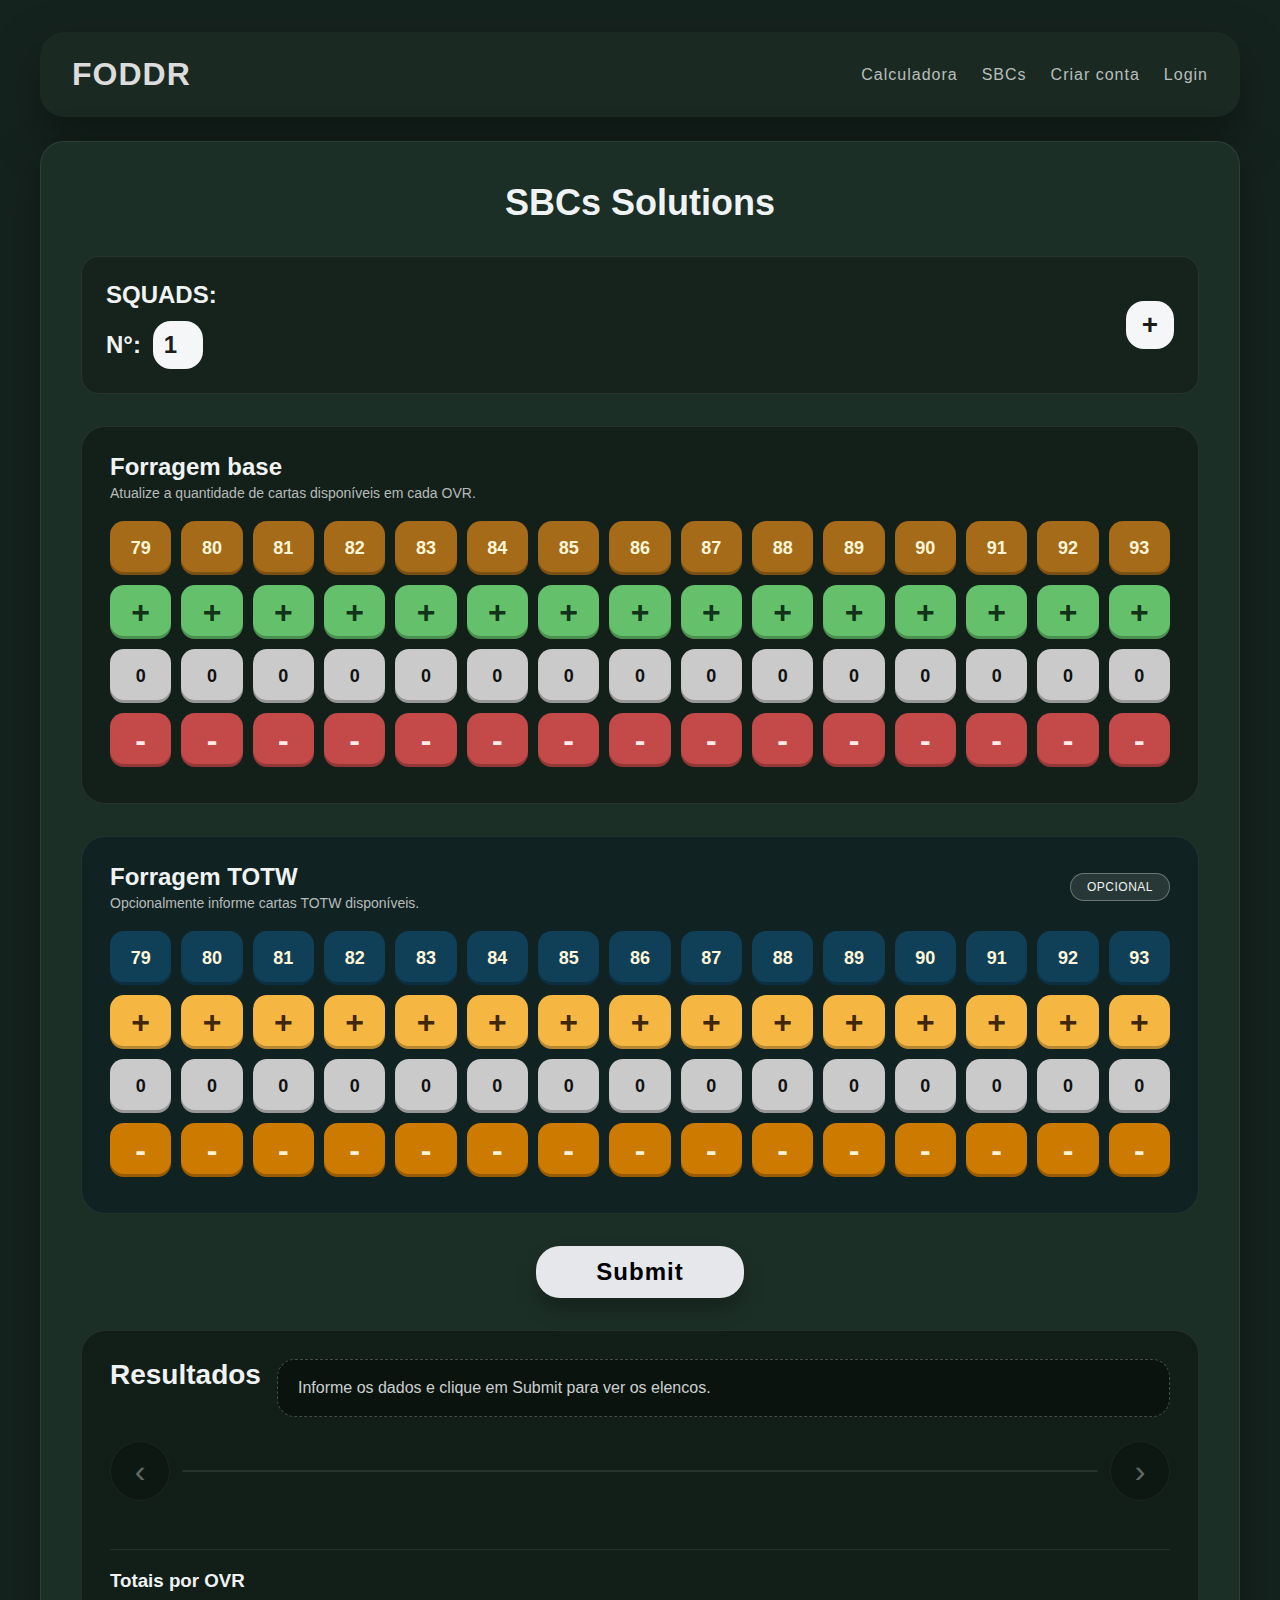
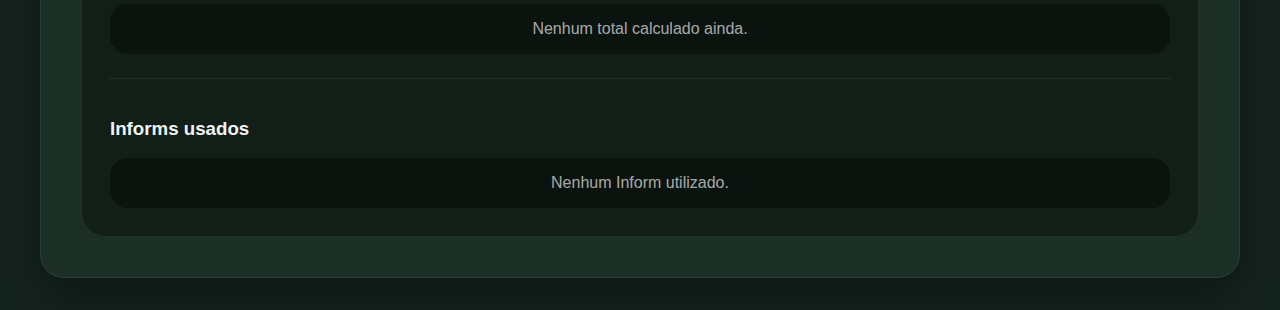
<file: src/main/resources/static/index.html>
<!DOCTYPE html>
<html lang="pt-BR">
<head>
  <meta charset="UTF-8">
  <title>FODDR | SBCs Solutions</title>
  <link rel="stylesheet" href="style.css">
</head>
<body>
  <div class="app-shell">
    <header class="app-header">
      <div class="brand">FODDR</div>
      <nav class="nav-links">
        <a href="index.html">Calculadora</a>
        <a href="sbc.html">SBCs</a>
        <a href="#">Criar conta</a>
        <a href="#">Login</a>
      </nav>
    </header>

    <main class="app-main">
      <section class="sbc-panel">
        <h1>SBCs Solutions</h1>

        <form id="sbcForm" class="sbc-form">
          <div class="squad-config">
            <div class="squad-labels">
              <span>SQUADS:</span>
              <div class="squad-count">
                <span>N°:</span>
                <input type="number" id="numElencos" class="pill-input" min="1" value="1" readonly>
              </div>
            </div>
            <div class="squad-controls">
              <div class="ovr-controls">
                <div id="ovrContainer" class="ovr-container"></div>
                <button type="button" id="addOvr" class="pill-button">+</button>
              </div>
            </div>
          </div>

          <div class="grid-wrapper">
            <div class="grid-heading">
              <div>
                <h2>Forragem base</h2>
                <p>Atualize a quantidade de cartas disponíveis em cada OVR.</p>
              </div>
            </div>
            <div class="rating-grid" id="ratingGrid">
              <div class="rating-col" data-rating="79">
                <div class="cell cell-rating">79</div>
                <button type="button" class="cell cell-plus" data-action="plus">+</button>
                <div class="cell cell-value">0</div>
                <button type="button" class="cell cell-minus" data-action="minus">-</button>
              </div>
              <div class="rating-col" data-rating="80">
                <div class="cell cell-rating">80</div>
                <button type="button" class="cell cell-plus" data-action="plus">+</button>
                <div class="cell cell-value">0</div>
                <button type="button" class="cell cell-minus" data-action="minus">-</button>
              </div>
              <div class="rating-col" data-rating="81">
                <div class="cell cell-rating">81</div>
                <button type="button" class="cell cell-plus" data-action="plus">+</button>
                <div class="cell cell-value">0</div>
                <button type="button" class="cell cell-minus" data-action="minus">-</button>
              </div>
              <div class="rating-col" data-rating="82">
                <div class="cell cell-rating">82</div>
                <button type="button" class="cell cell-plus" data-action="plus">+</button>
                <div class="cell cell-value">0</div>
                <button type="button" class="cell cell-minus" data-action="minus">-</button>
              </div>
              <div class="rating-col" data-rating="83">
                <div class="cell cell-rating">83</div>
                <button type="button" class="cell cell-plus" data-action="plus">+</button>
                <div class="cell cell-value">0</div>
                <button type="button" class="cell cell-minus" data-action="minus">-</button>
              </div>
              <div class="rating-col" data-rating="84">
                <div class="cell cell-rating">84</div>
                <button type="button" class="cell cell-plus" data-action="plus">+</button>
                <div class="cell cell-value">0</div>
                <button type="button" class="cell cell-minus" data-action="minus">-</button>
              </div>
              <div class="rating-col" data-rating="85">
                <div class="cell cell-rating">85</div>
                <button type="button" class="cell cell-plus" data-action="plus">+</button>
                <div class="cell cell-value">0</div>
                <button type="button" class="cell cell-minus" data-action="minus">-</button>
              </div>
              <div class="rating-col" data-rating="86">
                <div class="cell cell-rating">86</div>
                <button type="button" class="cell cell-plus" data-action="plus">+</button>
                <div class="cell cell-value">0</div>
                <button type="button" class="cell cell-minus" data-action="minus">-</button>
              </div>
              <div class="rating-col" data-rating="87">
                <div class="cell cell-rating">87</div>
                <button type="button" class="cell cell-plus" data-action="plus">+</button>
                <div class="cell cell-value">0</div>
                <button type="button" class="cell cell-minus" data-action="minus">-</button>
              </div>
              <div class="rating-col" data-rating="88">
                <div class="cell cell-rating">88</div>
                <button type="button" class="cell cell-plus" data-action="plus">+</button>
                <div class="cell cell-value">0</div>
                <button type="button" class="cell cell-minus" data-action="minus">-</button>
              </div>
              <div class="rating-col" data-rating="89">
                <div class="cell cell-rating">89</div>
                <button type="button" class="cell cell-plus" data-action="plus">+</button>
                <div class="cell cell-value">0</div>
                <button type="button" class="cell cell-minus" data-action="minus">-</button>
              </div>
              <div class="rating-col" data-rating="90">
                <div class="cell cell-rating">90</div>
                <button type="button" class="cell cell-plus" data-action="plus">+</button>
                <div class="cell cell-value">0</div>
                <button type="button" class="cell cell-minus" data-action="minus">-</button>
              </div>
              <div class="rating-col" data-rating="91">
                <div class="cell cell-rating">91</div>
                <button type="button" class="cell cell-plus" data-action="plus">+</button>
                <div class="cell cell-value">0</div>
                <button type="button" class="cell cell-minus" data-action="minus">-</button>
              </div>
              <div class="rating-col" data-rating="92">
                <div class="cell cell-rating">92</div>
                <button type="button" class="cell cell-plus" data-action="plus">+</button>
                <div class="cell cell-value">0</div>
                <button type="button" class="cell cell-minus" data-action="minus">-</button>
              </div>
              <div class="rating-col" data-rating="93">
                <div class="cell cell-rating">93</div>
                <button type="button" class="cell cell-plus" data-action="plus">+</button>
                <div class="cell cell-value">0</div>
                <button type="button" class="cell cell-minus" data-action="minus">-</button>
              </div>
            </div>
          </div>

          <div class="grid-wrapper grid-wrapper--totw">
            <div class="grid-heading">
              <div>
                <h2>Forragem TOTW</h2>
                <p>Opcionalmente informe cartas TOTW disponíveis.</p>
              </div>
              <span class="grid-heading__badge">OPCIONAL</span>
            </div>
            <div class="rating-grid rating-grid--totw" id="totwGrid">
              <div class="rating-col" data-rating="79">
                <div class="cell cell-rating">79</div>
                <button type="button" class="cell cell-plus" data-action="plus">+</button>
                <div class="cell cell-value">0</div>
                <button type="button" class="cell cell-minus" data-action="minus">-</button>
              </div>
              <div class="rating-col" data-rating="80">
                <div class="cell cell-rating">80</div>
                <button type="button" class="cell cell-plus" data-action="plus">+</button>
                <div class="cell cell-value">0</div>
                <button type="button" class="cell cell-minus" data-action="minus">-</button>
              </div>
              <div class="rating-col" data-rating="81">
                <div class="cell cell-rating">81</div>
                <button type="button" class="cell cell-plus" data-action="plus">+</button>
                <div class="cell cell-value">0</div>
                <button type="button" class="cell cell-minus" data-action="minus">-</button>
              </div>
              <div class="rating-col" data-rating="82">
                <div class="cell cell-rating">82</div>
                <button type="button" class="cell cell-plus" data-action="plus">+</button>
                <div class="cell cell-value">0</div>
                <button type="button" class="cell cell-minus" data-action="minus">-</button>
              </div>
              <div class="rating-col" data-rating="83">
                <div class="cell cell-rating">83</div>
                <button type="button" class="cell cell-plus" data-action="plus">+</button>
                <div class="cell cell-value">0</div>
                <button type="button" class="cell cell-minus" data-action="minus">-</button>
              </div>
              <div class="rating-col" data-rating="84">
                <div class="cell cell-rating">84</div>
                <button type="button" class="cell cell-plus" data-action="plus">+</button>
                <div class="cell cell-value">0</div>
                <button type="button" class="cell cell-minus" data-action="minus">-</button>
              </div>
              <div class="rating-col" data-rating="85">
                <div class="cell cell-rating">85</div>
                <button type="button" class="cell cell-plus" data-action="plus">+</button>
                <div class="cell cell-value">0</div>
                <button type="button" class="cell cell-minus" data-action="minus">-</button>
              </div>
              <div class="rating-col" data-rating="86">
                <div class="cell cell-rating">86</div>
                <button type="button" class="cell cell-plus" data-action="plus">+</button>
                <div class="cell cell-value">0</div>
                <button type="button" class="cell cell-minus" data-action="minus">-</button>
              </div>
              <div class="rating-col" data-rating="87">
                <div class="cell cell-rating">87</div>
                <button type="button" class="cell cell-plus" data-action="plus">+</button>
                <div class="cell cell-value">0</div>
                <button type="button" class="cell cell-minus" data-action="minus">-</button>
              </div>
              <div class="rating-col" data-rating="88">
                <div class="cell cell-rating">88</div>
                <button type="button" class="cell cell-plus" data-action="plus">+</button>
                <div class="cell cell-value">0</div>
                <button type="button" class="cell cell-minus" data-action="minus">-</button>
              </div>
              <div class="rating-col" data-rating="89">
                <div class="cell cell-rating">89</div>
                <button type="button" class="cell cell-plus" data-action="plus">+</button>
                <div class="cell cell-value">0</div>
                <button type="button" class="cell cell-minus" data-action="minus">-</button>
              </div>
              <div class="rating-col" data-rating="90">
                <div class="cell cell-rating">90</div>
                <button type="button" class="cell cell-plus" data-action="plus">+</button>
                <div class="cell cell-value">0</div>
                <button type="button" class="cell cell-minus" data-action="minus">-</button>
              </div>
              <div class="rating-col" data-rating="91">
                <div class="cell cell-rating">91</div>
                <button type="button" class="cell cell-plus" data-action="plus">+</button>
                <div class="cell cell-value">0</div>
                <button type="button" class="cell cell-minus" data-action="minus">-</button>
              </div>
              <div class="rating-col" data-rating="92">
                <div class="cell cell-rating">92</div>
                <button type="button" class="cell cell-plus" data-action="plus">+</button>
                <div class="cell cell-value">0</div>
                <button type="button" class="cell cell-minus" data-action="minus">-</button>
              </div>
              <div class="rating-col" data-rating="93">
                <div class="cell cell-rating">93</div>
                <button type="button" class="cell cell-plus" data-action="plus">+</button>
                <div class="cell cell-value">0</div>
                <button type="button" class="cell cell-minus" data-action="minus">-</button>
              </div>
            </div>
          </div>

          <input type="hidden" id="forragem" value="">

          <button type="submit" class="submit-button">Submit</button>
        </form>

        <section class="results-section">
          <div class="results-header">
            <h2>Resultados</h2>
            <p id="resultado" class="results-status">Informe os dados e clique em Submit para ver os elencos.</p>
          </div>
          <div class="results-shell">
            <button type="button" id="resultPrev" class="result-nav" aria-label="Elenco anterior" disabled>&lsaquo;</button>
            <div class="result-viewport">
              <div id="resultTrack" class="result-track"></div>
            </div>
            <button type="button" id="resultNext" class="result-nav" aria-label="Próximo elenco" disabled>&rsaquo;</button>
          </div>
          <div id="resultPagination" class="result-pagination"></div>
          <div class="result-totals">
            <h3>Totais por OVR</h3>
            <div id="resultTotals" class="totals-container">
              <p class="totals-empty">Nenhum total calculado ainda.</p>
            </div>
          </div>

          <div class="result-informs">
            <h3>Informs usados</h3>
            <div id="resultInforms" class="totals-container">
              <p class="totals-empty">Nenhum Inform utilizado.</p>
            </div>
          </div>

          <div id="partialAlert" class="partial-alert is-hidden">
            <strong>Resultado parcial</strong>
            <p>Não conseguimos completar todos os elencos. Veja abaixo as sugestões para montar o restante.</p>
          </div>

          <div id="faltantesWrapper" class="faltantes-wrapper is-hidden">
            <div class="faltantes-header">
              <h3>Próximos passos</h3>
              <p>Utilize as combinações sugeridas para concluir os elencos pendentes.</p>
            </div>
            <div class="faltantes-grid">
              <div class="faltante-column">
                <h4>Sugestões completas</h4>
                <div id="faltantesLista" class="faltante-list">
                  <p class="totals-empty">Nenhum elenco pendente.</p>
                </div>
              </div>
              <div class="faltante-column">
                <h4>Tenho</h4>
                <div id="faltantesPositivo" class="faltante-list">
                  <p class="totals-empty">Nenhuma informação disponível.</p>
                </div>
              </div>
              <div class="faltante-column">
                <h4>Falta</h4>
                <div id="faltantesNegativo" class="faltante-list">
                  <p class="totals-empty">Nenhuma informação disponível.</p>
                </div>
              </div>
            </div>
          </div>
        </section>
      </section>
    </main>
  </div>

  <script src="script.js"></script>
</body>
</html>
</file>
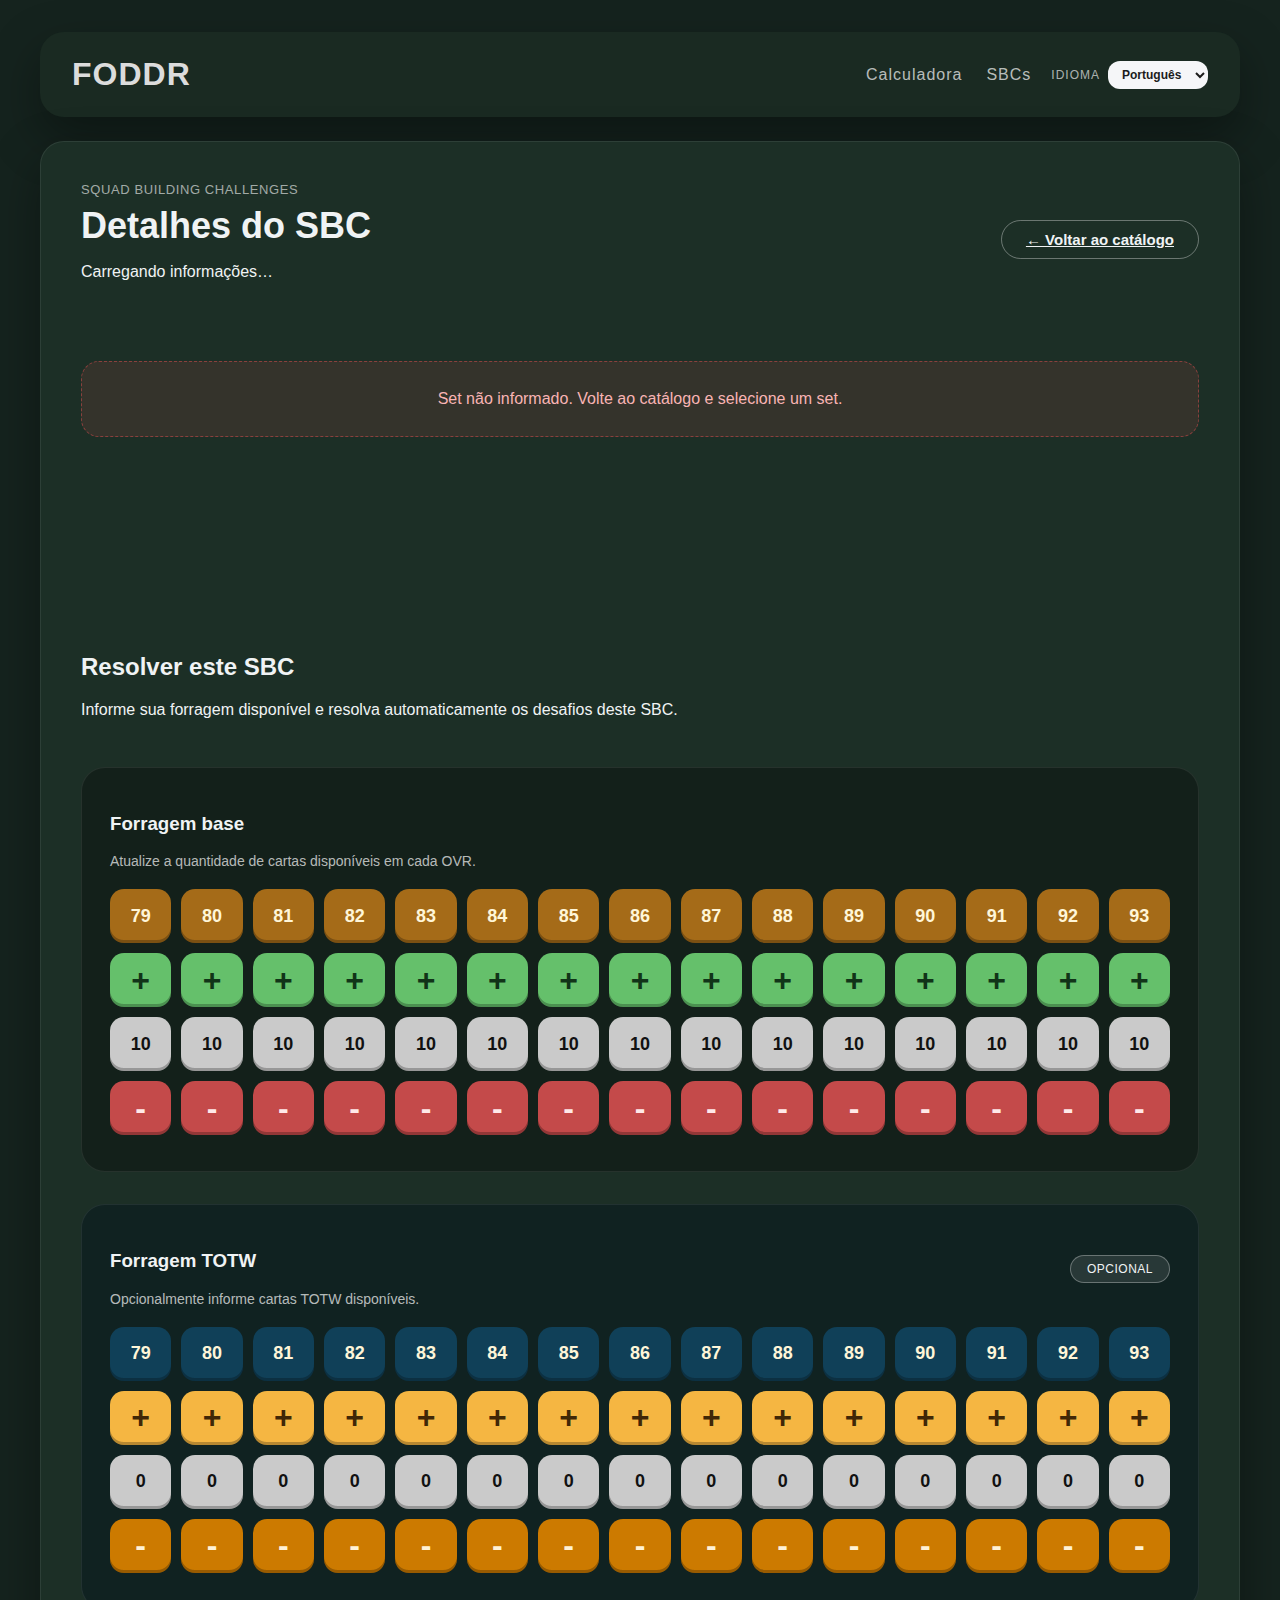
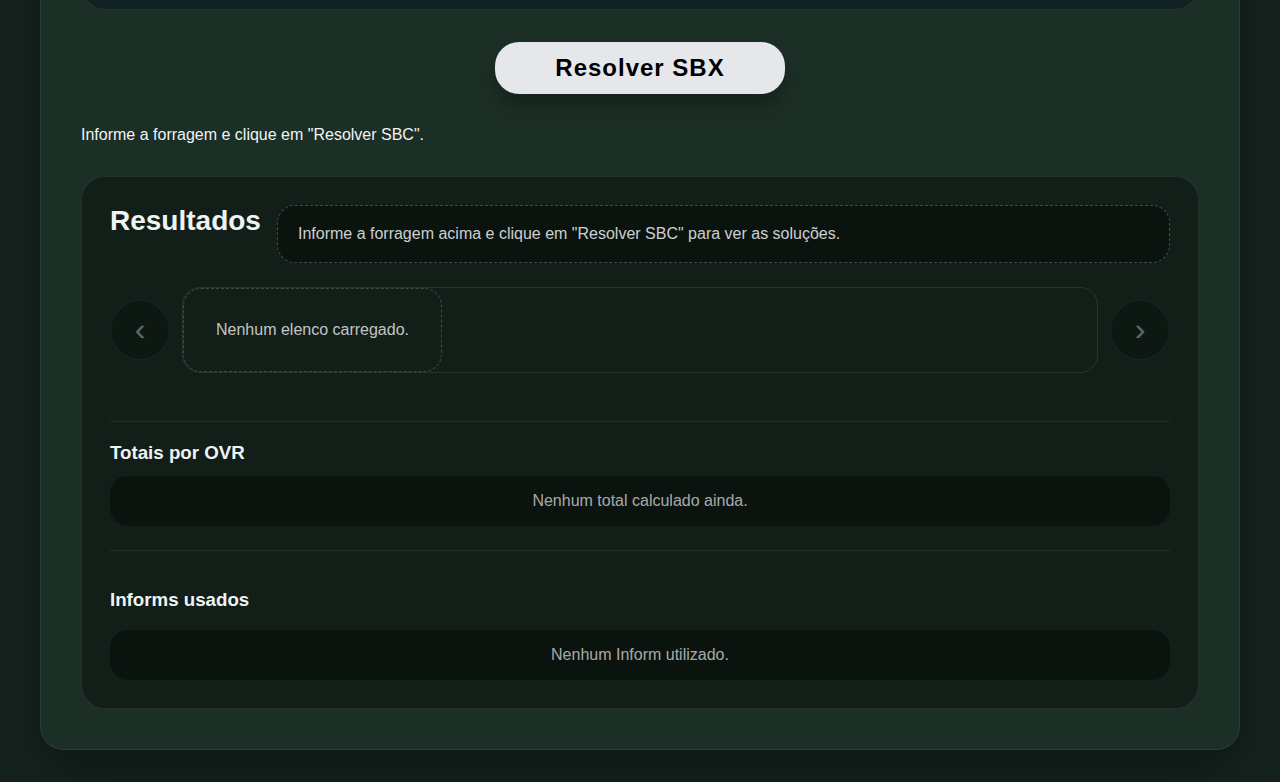
<file: src/main/resources/static/sbc-set.html>
<!DOCTYPE html>
<html lang="pt-BR">
<head>
  <meta charset="UTF-8">
  <title data-i18n="title.sbc_set">FODDR | Detalhes do SBC</title>
  <link rel="stylesheet" href="style.css">
</head>
<body>
  <div class="app-shell">
    <header class="app-header">
      <div class="brand">FODDR</div>
      <div class="header-actions">
        <nav class="nav-links">
          <a href="index.html" data-i18n="nav.calculator">Calculadora</a>
          <a href="sbc.html" data-i18n="nav.sbcs">SBCs</a>
        </nav>
        <div class="lang-switch">
          <span data-i18n="lang.label">Idioma</span>
          <select id="languageSelect" data-i18n-aria-label="lang.label">
            <option value="pt-BR" data-i18n="lang.pt">Português</option>
            <option value="en-US" data-i18n="lang.en">English</option>
          </select>
        </div>
      </div>
    </header>

    <main class="app-main">
      <section class="sbc-panel sbc-set-detail">
        <div class="catalog-header set-detail__header">
          <div>
            <p class="catalog-eyebrow" data-i18n="sbc.eyebrow">Squad Building Challenges</p>
            <h1 id="setTitle" data-i18n="set.heading">Detalhes do SBC</h1>
            <p id="setSubtitle" class="set-detail__subtitle" data-i18n="set.subtitle_loading">Carregando informações…</p>
          </div>
          <div class="set-detail__actions">
            <a href="sbc.html" class="catalog-refresh set-detail__back" data-i18n="set.back_catalog">← Voltar ao catálogo</a>
          </div>
        </div>

        <div class="set-detail__meta" id="setMeta"></div>

        <div class="catalog-content" id="setContent">
          <div class="catalog-empty catalog-empty--loading" data-i18n="set.loading_details">Carregando detalhes do set…</div>
        </div>

        <section class="set-resolver" id="setResolverSection">
          <div class="set-resolver__header">
            <div>
              <h2 data-i18n="set.resolve_title">Resolver este set</h2>
              <p data-i18n="set.resolve_desc">Informe sua forragem disponível e resolva automaticamente os desafios deste set.</p>
            </div>
          </div>

          <div class="grid-wrapper">
            <div class="grid-heading">
              <div>
                <h3 data-i18n="index.base_fodder_title">Forragem base</h3>
                <p data-i18n="index.base_fodder_desc">Atualize a quantidade de cartas disponíveis em cada OVR.</p>
              </div>
            </div>
            <div class="rating-grid" id="setRatingGrid"></div>
          </div>

          <div class="grid-wrapper grid-wrapper--totw">
            <div class="grid-heading">
              <div>
                <h3 data-i18n="index.totw_fodder_title">Forragem TOTW</h3>
                <p data-i18n="index.totw_fodder_desc">Opcionalmente informe cartas TOTW disponíveis.</p>
              </div>
              <span class="grid-heading__badge" data-i18n="common.optional">OPCIONAL</span>
            </div>
            <div class="rating-grid rating-grid--totw" id="setTotwGrid"></div>
          </div>

          <button type="button" id="resolverSetBtn" class="submit-button" data-i18n="set.resolve_button">Resolver SBC</button>

          <div class="resolver-status" id="resolverStatus">
            <span data-i18n="set.status_default">Informe a forragem e clique em "Resolver SBC".</span>
          </div>
        </section>

        <section class="results-section set-results">
          <div class="results-header">
            <h2 data-i18n="common.results_title">Resultados</h2>
            <p id="resolverResultado" class="results-status" data-i18n="set.results_prompt">
              Informe a forragem e clique em "Resolver SBC".
            </p>
          </div>
          <div class="results-shell">
            <button type="button" id="resultPrev" class="result-nav" data-i18n-aria-label="index.prev_squad" disabled>&lsaquo;</button>
            <div class="result-viewport">
              <div id="resultTrack" class="result-track"></div>
            </div>
            <button type="button" id="resultNext" class="result-nav" data-i18n-aria-label="index.next_squad" disabled>&rsaquo;</button>
          </div>
          <div id="resultPagination" class="result-pagination"></div>
          <div class="result-totals">
            <h3 data-i18n="common.totals_title">Totais por OVR</h3>
            <div id="resultTotals" class="totals-container">
              <p class="totals-empty" data-i18n="common.totals_empty">Nenhum total calculado ainda.</p>
            </div>
          </div>

          <div class="result-informs">
            <h3 data-i18n="common.informs_title">Informs usados</h3>
            <div id="resultInforms" class="totals-container">
              <p class="totals-empty" data-i18n="common.informs_empty">Nenhum Inform utilizado.</p>
            </div>
          </div>

          <div id="partialAlert" class="partial-alert is-hidden">
            <strong data-i18n="common.partial_title">Resultado parcial</strong>
            <p data-i18n="common.partial_desc">Não conseguimos completar todos os elencos. Veja abaixo as sugestões para montar o restante.</p>
          </div>

          <div id="faltantesWrapper" class="faltantes-wrapper is-hidden">
            <div class="faltantes-header">
              <h3 data-i18n="common.next_steps_title">Próximos passos</h3>
              <p data-i18n="common.next_steps_desc">Utilize as combinações sugeridas para concluir os elencos pendentes.</p>
            </div>
            <div class="faltantes-grid">
              <div class="faltante-column">
                <h4 data-i18n="common.suggestions_title">Sugestões completas</h4>
                <div id="faltantesLista" class="faltante-list">
                  <p class="totals-empty" data-i18n="common.pending_empty">Nenhum elenco pendente.</p>
                </div>
              </div>
              <div class="faltante-column">
                <h4 data-i18n="common.have_title">Tenho</h4>
                <div id="faltantesPositivo" class="faltante-list">
                  <p class="totals-empty" data-i18n="common.no_info">Nenhuma informação disponível.</p>
                </div>
              </div>
              <div class="faltante-column">
                <h4 data-i18n="common.missing_title">Falta</h4>
                <div id="faltantesNegativo" class="faltante-list">
                  <p class="totals-empty" data-i18n="common.no_info">Nenhuma informação disponível.</p>
                </div>
              </div>
            </div>
          </div>
        </section>
      </section>
    </main>
  </div>

  <script src="i18n.js"></script>
  <script>
    const params = new URLSearchParams(window.location.search);
    const setId = params.get("setId");
    const API_SETS = "/sbc-sets";
    const RATING_START = 79;
    const RATING_END = 93;
    const TOTAL_RATINGS = RATING_END - RATING_START + 1;
    const STORAGE_KEY_COMPLETED_PREFIX = "foddr_set_completed_";
    const DEFAULT_FORRAGEM = {
      79: 10,
      80: 10,
      81: 10,
      82: 10,
      83: 10,
      84: 10,
      85: 10,
      86: 10,
      87: 10,
      88: 10,
      89: 10,
      90: 10,
      91: 10,
      92: 10,
      93: 10
    };
    const DEFAULT_TOTW = {
      79: 0,
      80: 0,
      81: 0,
      82: 0,
      83: 0,
      84: 0,
      85: 0,
      86: 0,
      87: 0,
      88: 0,
      89: 0,
      90: 0,
      91: 0,
      92: 0,
      93: 0
    };
    const STORAGE_KEY_FORRAGEM = "foddr_forragem";
    const STORAGE_KEY_TOTW = "foddr_forragem_totw";

    const titleEl = document.getElementById("setTitle");
    const subtitleEl = document.getElementById("setSubtitle");
    const metaEl = document.getElementById("setMeta");
    const contentEl = document.getElementById("setContent");
    const setRatingGrid = document.getElementById("setRatingGrid");
    const setTotwGrid = document.getElementById("setTotwGrid");
    const resolverBtn = document.getElementById("resolverSetBtn");
    const resolverStatusEl = document.getElementById("resolverStatus");
    const resultadoBox = document.getElementById("resolverResultado");
    const resultTrack = document.getElementById("resultTrack");
    const resultPrev = document.getElementById("resultPrev");
    const resultNext = document.getElementById("resultNext");
    const resultPagination = document.getElementById("resultPagination");
    const resultTotals = document.getElementById("resultTotals");
    const resultInforms = document.getElementById("resultInforms");
    const partialAlert = document.getElementById("partialAlert");
    const faltantesWrapper = document.getElementById("faltantesWrapper");
    const faltantesLista = document.getElementById("faltantesLista");
    const faltantesPositivo = document.getElementById("faltantesPositivo");
    const faltantesNegativo = document.getElementById("faltantesNegativo");

    const forragemCounts = Array(TOTAL_RATINGS).fill(0);
    const forragemTotwCounts = Array(TOTAL_RATINGS).fill(0);
    const resultState = {
      currentIndex: 0,
      cards: []
    };
    const completedChallenges = new Set();

    const normalizeCounts = (counts) => {
      const normalized = Array(TOTAL_RATINGS).fill(0);
      if (!Array.isArray(counts)) return normalized;
      counts.forEach((value, index) => {
        if (index < normalized.length) {
          normalized[index] = Number(value) || 0;
        }
      });
      return normalized;
    };

    const loadStoredCounts = (key) => {
      try {
        const raw = localStorage.getItem(key);
        if (!raw) return null;
        return normalizeCounts(JSON.parse(raw));
      } catch (err) {
        return null;
      }
    };

    const persistCounts = (key, counts) => {
      localStorage.setItem(key, JSON.stringify(counts));
    };

    const getCompletedStorageKey = () => `${STORAGE_KEY_COMPLETED_PREFIX}${setId || "unknown"}`;

    const loadCompletedChallenges = () => {
      if (!setId) return;
      try {
        const raw = localStorage.getItem(getCompletedStorageKey());
        if (!raw) return;
        const values = JSON.parse(raw);
        if (!Array.isArray(values)) return;
        values.forEach((value) => {
          const numeric = Number(value);
          if (Number.isFinite(numeric)) {
            completedChallenges.add(numeric);
          }
        });
      } catch (err) {
        completedChallenges.clear();
      }
    };

    const persistCompletedChallenges = () => {
      if (!setId) return;
      localStorage.setItem(getCompletedStorageKey(), JSON.stringify(Array.from(completedChallenges)));
    };

    const formatPlayerCount = (value) =>
      value === 1 ? t("common.player_single") : t("common.player_multi", { count: value });

    const setPartialAlertVisible = (visible) => {
      if (!partialAlert) return;
      partialAlert.classList.toggle("is-hidden", !visible);
    };

    const showResultPlaceholder = (message) => {
      if (!resultTrack) return;
      resultTrack.innerHTML = "";
      const placeholder = document.createElement("div");
      placeholder.className = "composition-empty";
      placeholder.textContent = message;
      resultTrack.appendChild(placeholder);
      if (resultPagination) resultPagination.innerHTML = "";
      resultState.cards = [];
      resultState.currentIndex = 0;
      if (resultPrev) resultPrev.disabled = true;
      if (resultNext) resultNext.disabled = true;
      if (resultTrack) resultTrack.style.transform = "translateX(0)";
      renderTotals();
      renderInformsSummary();
      setPartialAlertVisible(false);
      renderFaltantesSection(null, false);
    };

    const updateNavigation = () => {
      const total = resultState.cards.length;
      if (resultPrev) resultPrev.disabled = total <= 1 || resultState.currentIndex === 0;
      if (resultNext) resultNext.disabled = total <= 1 || resultState.currentIndex === total - 1;
      if (resultTrack) {
        resultTrack.style.transform = `translateX(-${resultState.currentIndex * 100}%)`;
      }
    };

    const renderPagination = () => {
      if (!resultPagination) return;
      resultPagination.innerHTML = "";
      if (resultState.cards.length <= 1) return;
      resultState.cards.forEach((_, index) => {
        const dot = document.createElement("button");
        dot.type = "button";
        dot.className = `result-dot${index === resultState.currentIndex ? " is-active" : ""}`;
        dot.addEventListener("click", () => {
          resultState.currentIndex = index;
          updateNavigation();
          renderPagination();
        });
        resultPagination.appendChild(dot);
      });
    };

    const renderTotals = (totalCounts) => {
      if (!resultTotals) return;
      resultTotals.innerHTML = "";

      if (!Array.isArray(totalCounts) || totalCounts.length === 0) {
        const empty = document.createElement("p");
        empty.className = "totals-empty";
        empty.textContent = t("common.totals_empty");
        resultTotals.appendChild(empty);
        return;
      }

      const list = document.createElement("ul");
      list.className = "composition-list totals-list";
      let hasContent = false;

      totalCounts.forEach((count = 0, index) => {
        if (index >= TOTAL_RATINGS) return;
        if (!count) return;
        hasContent = true;
        const rating = RATING_START + index;
        const item = document.createElement("li");
        item.className = "composition-item totals-item";

        const ratingSpan = document.createElement("span");
        ratingSpan.textContent = t("common.ovr_label", { rating });

        const countSpan = document.createElement("span");
        countSpan.textContent = formatPlayerCount(count);

        item.append(ratingSpan, countSpan);
        list.appendChild(item);
      });

      if (!hasContent) {
        const empty = document.createElement("p");
        empty.className = "totals-empty";
        empty.textContent = t("common.totals_empty");
        resultTotals.appendChild(empty);
        return;
      }

      resultTotals.appendChild(list);
    };

    const renderInformsSummary = (informsList) => {
      if (!resultInforms) return;
      resultInforms.innerHTML = "";

      if (!Array.isArray(informsList) || informsList.length === 0) {
        const empty = document.createElement("p");
        empty.className = "totals-empty";
        empty.textContent = t("common.informs_empty");
        resultInforms.appendChild(empty);
        return;
      }

      const totals = Array(TOTAL_RATINGS).fill(0);
      let hasData = false;

      informsList.forEach((counts = []) => {
        if (!Array.isArray(counts)) return;
        counts.forEach((value, index) => {
          if (index >= TOTAL_RATINGS) return;
          const numeric = Number(value) || 0;
          if (numeric > 0) hasData = true;
          totals[index] += numeric;
        });
      });

      if (!hasData) {
        const empty = document.createElement("p");
        empty.className = "totals-empty";
        empty.textContent = t("common.informs_empty");
        resultInforms.appendChild(empty);
        return;
      }

      const list = document.createElement("ul");
      list.className = "composition-list totals-list";

      totals.forEach((count, index) => {
        if (!count) return;
        const rating = RATING_START + index;
        const item = document.createElement("li");
        item.className = "composition-item totals-item";

        const ratingSpan = document.createElement("span");
        ratingSpan.textContent = t("common.ovr_label", { rating });

        const countSpan = document.createElement("span");
        countSpan.textContent = count === 1
          ? t("common.inform_single")
          : t("common.inform_multi", { count });

        item.append(ratingSpan, countSpan);
        list.appendChild(item);
      });

      resultInforms.appendChild(list);
    };

    const buildCompositionList = (counts = []) => {
      const normalized = normalizeCounts(counts);
      const list = document.createElement("ul");
      list.className = "composition-list";
      let hasContent = false;

      normalized.forEach((count, index) => {
        if (!count) return;
        hasContent = true;
        const rating = RATING_START + index;
        const item = document.createElement("li");
        item.className = "composition-item";

        const ratingSpan = document.createElement("span");
        ratingSpan.textContent = t("common.ovr_label", { rating });

        const countSpan = document.createElement("span");
        countSpan.textContent = formatPlayerCount(count);

        item.append(ratingSpan, countSpan);
        list.appendChild(item);
      });

      if (!hasContent) {
        const empty = document.createElement("div");
        empty.className = "composition-empty";
        empty.textContent = t("common.no_player_for_squad");
        return empty;
      }

      return list;
    };

    const hasInformUsage = (counts = []) => {
      if (!Array.isArray(counts)) return false;
      return counts.some((value) => Number(value) > 0);
    };

    const buildInformsList = (counts = []) => {
      const normalized = normalizeCounts(counts);
      const list = document.createElement("ul");
      list.className = "composition-list";
      let hasContent = false;

      normalized.forEach((count, index) => {
        if (!count) return;
        hasContent = true;
        const rating = RATING_START + index;
        const item = document.createElement("li");
        item.className = "composition-item";

        const ratingSpan = document.createElement("span");
        ratingSpan.textContent = t("common.ovr_label", { rating });

        const countLabel = count === 1
          ? t("common.inform_single")
          : t("common.inform_multi", { count });
        const countSpan = document.createElement("span");
        countSpan.textContent = countLabel;

        item.append(ratingSpan, countSpan);
        list.appendChild(item);
      });

      if (!hasContent) {
        const empty = document.createElement("p");
        empty.className = "inform-empty";
        empty.textContent = t("common.informs_empty");
        return empty;
      }

      return list;
    };

    const createInformBlock = (counts) => {
      const block = document.createElement("div");
      block.className = "inform-block";

      const title = document.createElement("h4");
      title.textContent = t("common.informs_title");
      block.appendChild(title);

      if (!hasInformUsage(counts)) {
        const empty = document.createElement("p");
        empty.className = "inform-empty";
        empty.textContent = t("common.informs_empty");
        block.appendChild(empty);
        return block;
      }

      block.appendChild(buildInformsList(counts));
      return block;
    };

    const renderFaltantesColumn = (container, combos, labelPrefix) => {
      if (!container) return;
      container.innerHTML = "";

      if (!Array.isArray(combos) || combos.length === 0) {
        const empty = document.createElement("p");
        empty.className = "totals-empty";
        empty.textContent = t("common.no_data");
        container.appendChild(empty);
        return;
      }

      combos.forEach((counts, index) => {
        const card = document.createElement("article");
        card.className = "faltante-card";

        const title = document.createElement("h5");
        title.textContent = `${labelPrefix} ${index + 1}`;
        card.appendChild(title);

        card.appendChild(buildCompositionList(counts));
        container.appendChild(card);
      });
    };

    const renderFaltantesSection = (payload, shouldShow) => {
      if (!faltantesWrapper) return;

      const faltantes = payload && Array.isArray(payload?.elencosFaltantes) ? payload.elencosFaltantes : [];
      const positivos = payload && Array.isArray(payload?.elencosFaltantesPositivo) ? payload.elencosFaltantesPositivo : [];
      const negativos = payload && Array.isArray(payload?.elencosFaltantesNegativo) ? payload.elencosFaltantesNegativo : [];

      const hasData = shouldShow && (faltantes.length || positivos.length || negativos.length);
      faltantesWrapper.classList.toggle("is-hidden", !hasData);

      if (!hasData) {
        [faltantesLista, faltantesPositivo, faltantesNegativo].forEach((container) => {
          if (container) container.innerHTML = "";
        });
        return;
      }

      renderFaltantesColumn(faltantesLista, faltantes, t("common.suggestion_prefix"));
      renderFaltantesColumn(faltantesPositivo, positivos, t("common.have_prefix"));
      renderFaltantesColumn(faltantesNegativo, negativos, t("common.missing_prefix"));
    };

    const createResultCard = (counts, index, targetOvr, options = {}) => {
      const normalizedCounts = normalizeCounts(counts);
      const isPending = Boolean(options.isPending);
      const informsCounts = options.informs;
      const card = document.createElement("article");
      card.className = `result-card${isPending ? " result-card--pending" : ""}`;

      const title = document.createElement("h3");
      title.textContent = t("common.squad_label", { index: index + 1 });
      card.appendChild(title);

      const statusBadge = document.createElement("span");
      statusBadge.className = `result-status-badge ${isPending ? "is-warning" : "is-success"}`;
      statusBadge.textContent = isPending ? t("common.status_pending") : t("common.status_complete");
      card.appendChild(statusBadge);

      const metaContainer = document.createElement("div");
      metaContainer.className = "result-meta";

      const totalPlayers = normalizedCounts.reduce((acc, value) => acc + value, 0);
      const weightedSum = normalizedCounts.reduce((acc, value, pos) => acc + value * (RATING_START + pos), 0);
      const average = totalPlayers ? (weightedSum / totalPlayers).toFixed(1) : "0.0";

      const firstRating = (() => {
        for (let i = 0; i < normalizedCounts.length; i++) {
          if (normalizedCounts[i]) return RATING_START + i;
        }
        return "--";
      })();

      const lastRating = (() => {
        for (let i = normalizedCounts.length - 1; i >= 0; i--) {
          if (normalizedCounts[i]) return RATING_START + i;
        }
        return "--";
      })();

      const targetLabel = Number.isFinite(targetOvr)
        ? t("common.target_ovr", { ovr: targetOvr })
        : t("common.avg_ovr", { ovr: average });
      const metaItems = [
        formatPlayerCount(totalPlayers),
        targetLabel,
        t("common.range_label", { start: firstRating, end: lastRating })
      ];

      metaItems.forEach((label) => {
        const badge = document.createElement("span");
        badge.className = "result-meta__item";
        badge.textContent = label;
        metaContainer.appendChild(badge);
      });

      card.appendChild(metaContainer);

      const composition = buildCompositionList(normalizedCounts);
      card.appendChild(composition);

      if (hasInformUsage(informsCounts)) {
        card.appendChild(createInformBlock(informsCounts));
      }

      return card;
    };

    const renderSolutions = (payload, ovrs = []) => {
      if (!resultadoBox) return;
      const elencos = payload && Array.isArray(payload.elencosCompletos) ? payload.elencosCompletos : [];
      const informs = payload && Array.isArray(payload.informsUsado) ? payload.informsUsado : [];
      const targetOvrs = (() => {
        const elencosResp = payload && payload.sbc && Array.isArray(payload.sbc.elencos) ? payload.sbc.elencos : [];
        if (!elencosResp.length) return ovrs;

        // Usa originalIndex do backend para manter o OVR na ordem correta
        return elencosResp
          .slice()
          .sort((a, b) => Number(a.originalIndex ?? 0) - Number(b.originalIndex ?? 0))
          .map((elenco) => {
            const valor = elenco.ovr ?? elenco.OVR;
            return Number.isFinite(Number(valor)) ? Number(valor) : undefined;
          });
      })();

      if (elencos.length === 0) {
        resultadoBox.textContent = t("common.no_complete_squads");
        showResultPlaceholder(t("common.no_squad_returned"));
        return;
      }

      if (resultTrack) resultTrack.innerHTML = "";
      resultState.cards = elencos.map((counts, index) =>
        createResultCard(counts, index, targetOvrs[index], {
          isPending: !Array.isArray(counts),
          informs: informs[index]
        })
      );
      resultState.cards.forEach((card) => resultTrack?.appendChild(card));
      resultState.currentIndex = 0;

      const completedCount = elencos.filter((counts) => Array.isArray(counts)).length;
      const hasPending = completedCount !== elencos.length;
      resultadoBox.textContent = hasPending
        ? t("common.partial_summary", { completed: completedCount, total: elencos.length })
        : t("common.complete_squads_found", { count: resultState.cards.length });

      updateNavigation();
      renderPagination();

      const totals = (() => {
        if (payload && Array.isArray(payload.total) && payload.total.length) {
          return normalizeCounts(payload.total);
        }
        return elencos.reduce((acc, counts) => {
          if (!Array.isArray(counts)) return acc;
          counts.forEach((value, index) => {
            if (index < acc.length) acc[index] += Number(value) || 0;
          });
          return acc;
        }, Array(TOTAL_RATINGS).fill(0));
      })();

      renderTotals(totals);
      renderInformsSummary(informs);
      setPartialAlertVisible(hasPending);
      renderFaltantesSection(payload, hasPending);
    };

    const goToPage = (index) => {
      if (index < 0 || index >= resultState.cards.length) return;
      resultState.currentIndex = index;
      updateNavigation();
      renderPagination();
    };

    resultPrev?.addEventListener("click", () => {
      goToPage(resultState.currentIndex - 1);
    });

    resultNext?.addEventListener("click", () => {
      goToPage(resultState.currentIndex + 1);
    });

    const extractTargetOvrs = (payload) => {
      const elencos = payload?.sbc?.elencos;
      if (!Array.isArray(elencos)) return [];
      return elencos.map((item) => {
        const value = item?.ovr ?? item?.OVR ?? item?.Ovr ?? item?.ovR;
        const numeric = Number(value);
        return Number.isFinite(numeric) ? numeric : undefined;
      });
    };

    const formatDate = (timestamp) => {
      if (!timestamp) return t("sbc.card_no_date");
      const date = new Date(Number(timestamp) * 1000);
      if (Number.isNaN(date.getTime())) return t("sbc.card_no_date");
      const locale = getCurrentLocale() || "pt-BR";
      return date.toLocaleDateString(locale, {
        day: "2-digit",
        month: "short",
        hour: "2-digit",
        minute: "2-digit"
      });
    };

    const formatFormation = (formation) => {
      if (!formation) return "—";
      if (typeof formation !== "string") return String(formation);
      if (formation.includes("-")) return formation;
      const trimmed = formation.trim();
      const match = trimmed.match(/^f(\d{3,4})[a-z]?$/i);
      if (!match) return trimmed;
      return match[1].split("").join("-");
    };

    const showMessage = (message, variant = "muted") => {
      contentEl.innerHTML = "";
      const box = document.createElement("div");
      const classes = ["catalog-empty"];
      if (variant) classes.push(`catalog-empty--${variant}`);
      box.className = classes.join(" ");
      box.textContent = message;
      contentEl.appendChild(box);
    };

    const createGridColumn = (rating) => {
      const column = document.createElement("div");
      column.className = "rating-col";
      column.dataset.rating = rating;

      const ratingCell = document.createElement("div");
      ratingCell.className = "cell cell-rating";
      ratingCell.textContent = rating;

      const plusButton = document.createElement("button");
      plusButton.type = "button";
      plusButton.className = "cell cell-plus";
      plusButton.dataset.action = "plus";
      plusButton.textContent = "+";

      const valueCell = document.createElement("div");
      valueCell.className = "cell cell-value";
      valueCell.textContent = "0";

      const minusButton = document.createElement("button");
      minusButton.type = "button";
      minusButton.className = "cell cell-minus";
      minusButton.dataset.action = "minus";
      minusButton.textContent = "-";

      column.append(ratingCell, plusButton, valueCell, minusButton);
      return column;
    };

    const renderRatingGrid = (gridEl) => {
      if (!gridEl) return;
      gridEl.innerHTML = "";
      for (let rating = RATING_START; rating <= RATING_END; rating++) {
        gridEl.appendChild(createGridColumn(rating));
      }
    };

    const updateGridValue = (gridEl, rating, value) => {
      if (!gridEl) return;
      const valueCell = gridEl.querySelector(`.rating-col[data-rating="${rating}"] .cell-value`);
      if (valueCell) {
        valueCell.textContent = value;
      }
    };

    const handleGridClick = (event, gridEl, counts) => {
      const button = event.target.closest("button[data-action]");
      if (!button) return;
      const column = button.closest(".rating-col");
      if (!column) return;
      const rating = Number(column.dataset.rating);
      if (Number.isNaN(rating)) return;

      const index = rating - RATING_START;
      if (index < 0 || index >= counts.length) return;

      const delta = button.dataset.action === "plus" ? 1 : -1;
      const nextValue = Math.max(0, (counts[index] || 0) + delta);
      counts[index] = nextValue;
      updateGridValue(gridEl, rating, nextValue);
      if (gridEl === setRatingGrid) {
        persistCounts(STORAGE_KEY_FORRAGEM, counts);
      } else if (gridEl === setTotwGrid) {
        persistCounts(STORAGE_KEY_TOTW, counts);
      }
    };

    const applyDefaultsToGrid = (gridEl, counts, defaultsMap) => {
      if (!gridEl || !defaultsMap) return;
      Object.entries(defaultsMap).forEach(([ratingStr, value]) => {
        const rating = Number(ratingStr);
        const index = rating - RATING_START;
        if (Number.isNaN(rating) || index < 0 || index >= counts.length) return;
        counts[index] = Number(value) || 0;
        updateGridValue(gridEl, rating, counts[index]);
      });
    };

    const applyCountsToGrid = (gridEl, counts) => {
      if (!gridEl) return;
      counts.forEach((value, index) => {
        const rating = RATING_START + index;
        updateGridValue(gridEl, rating, value);
      });
    };

    const attachGridListeners = () => {
      if (setRatingGrid) {
        setRatingGrid.addEventListener("click", (event) =>
          handleGridClick(event, setRatingGrid, forragemCounts)
        );
      }
      if (setTotwGrid) {
        setTotwGrid.addEventListener("click", (event) =>
          handleGridClick(event, setTotwGrid, forragemTotwCounts)
        );
      }
    };

    const updateResolverStatus = (message, variant = "muted") => {
      if (!resolverStatusEl) return;
      resolverStatusEl.textContent = message;
      resolverStatusEl.classList.remove("is-error", "is-success", "is-loading");
      if (variant === "error") {
        resolverStatusEl.classList.add("is-error");
      } else if (variant === "loading") {
        resolverStatusEl.classList.add("is-loading");
      } else if (variant === "success") {
        resolverStatusEl.classList.add("is-success");
      }
    };

    const getPayloadCounts = (counts) => counts.slice(0, TOTAL_RATINGS);

    const resolverSet = async () => {
      if (!resolverBtn) return;
      if (!setId) {
        updateResolverStatus(t("set.not_informed"), "error");
        return;
      }

      try {
        resolverBtn.disabled = true;
        updateResolverStatus(t("set.resolving"), "loading");
        if (resultadoBox) resultadoBox.textContent = t("common.loading");
        showResultPlaceholder(t("common.loading_squads"));

        const response = await fetch(`${API_SETS}/${encodeURIComponent(setId)}/resolver`, {
          method: "POST",
          headers: {
            Accept: "application/json",
            "Content-Type": "application/json"
          },
          body: JSON.stringify({
            forragem: getPayloadCounts(forragemCounts),
            forragemTotw: getPayloadCounts(forragemTotwCounts),
            completedChallengeIds: Array.from(completedChallenges)
          })
        });

        if (!response.ok) {
          throw new Error(t("common.error_response", { status: response.status }));
        }

        const data = await response.json();
        renderSolutions(data, extractTargetOvrs(data));
        const totalElencos = Array.isArray(data?.elencosCompletos) ? data.elencosCompletos.length : 0;
        updateResolverStatus(t("set.resolved", { count: totalElencos }), "success");
      } catch (error) {
        console.error("Erro ao resolver set:", error);
        updateResolverStatus(t("set.resolve_error_retry"), "error");
        if (resultadoBox) {
          resultadoBox.textContent = t("set.error_loading_squads");
        }
        showResultPlaceholder(t("common.error_loading_squads"));
      } finally {
        if (resolverBtn) {
          resolverBtn.disabled = false;
        }
      }
    };

    const createMetaBadge = (label, value) => {
      const item = document.createElement("div");
      item.className = "set-meta-badge";

      const labelSpan = document.createElement("span");
      labelSpan.className = "set-meta-badge__label";
      labelSpan.textContent = label;

      const valueSpan = document.createElement("span");
      valueSpan.className = "set-meta-badge__value";
      valueSpan.textContent = value;

      item.append(labelSpan, valueSpan);
      return item;
    };

    const renderMeta = (set) => {
      metaEl.innerHTML = "";
      metaEl.appendChild(createMetaBadge(t("set.meta_expires"), formatDate(set.expiresAt)));
    };

    const renderRequirements = (requirements = []) => {
      if (!requirements.length) {
        const emptyReq = document.createElement("li");
        emptyReq.textContent = t("set.requirements_none");
        return [emptyReq];
      }

      const formatNamedCount = (name, count) => {
        const numericCount = Number(count);
        const safeCount = Number.isFinite(numericCount) && numericCount > 0 ? numericCount : 1;
        return name
          ? t("set.requirement_named_count", { name, count: safeCount })
          : t("set.requirement_count_only", { count: safeCount });
      };

      const createRequirementItem = (label, value) => {
        const item = document.createElement("li");
        item.className = "set-requirement";

        const header = document.createElement("div");
        header.className = "set-requirement__header";
        header.textContent = label;

        const details = document.createElement("div");
        details.className = "set-requirement__details";
        details.textContent = value;

        item.append(header, details);
        return item;
      };

      const items = [];
      const ratingReqs = requirements.filter(
        (req) => req.type === "TEAM_RATING_1_TO_100" && req.eligibilityValue != null
      );
      ratingReqs.forEach((req) => {
        items.push(createRequirementItem(t("set.requirement_team_rating"), String(req.eligibilityValue)));
      });

      const nationReqs = requirements.filter((req) => req.nationId != null);
      nationReqs.forEach((req) => {
        items.push(
          createRequirementItem(
            t("set.requirement_nation_label"),
            formatNamedCount(req.nationName, req.eligibilityValue)
          )
        );
      });

      const clubReqs = requirements.filter((req) => req.clubId != null);
      clubReqs.forEach((req) => {
        items.push(
          createRequirementItem(
            t("set.requirement_club_label"),
            formatNamedCount(req.clubName, req.eligibilityValue)
          )
        );
      });

      const leagueReqs = requirements.filter((req) => req.leagueId != null);
      leagueReqs.forEach((req) => {
        items.push(
          createRequirementItem(
            t("set.requirement_league_label"),
            formatNamedCount(req.leagueName, req.eligibilityValue)
          )
        );
      });

      if (!items.length) {
        const emptyReq = document.createElement("li");
        emptyReq.textContent = t("set.requirements_none");
        return [emptyReq];
      }

      return items;
    };

    const renderChallenge = (challenge) => {
      const card = document.createElement("article");
      card.className = "catalog-card challenge-card";

      const header = document.createElement("div");
      header.className = "challenge-card__header";

      const title = document.createElement("h3");
      title.className = "catalog-card__title";
      title.textContent = challenge.name || t("set.challenge", { id: challenge.challengeId });

      const repeatable = document.createElement("span");
      repeatable.className = `challenge-card__tag ${challenge.repeatable ? "is-repeatable" : ""}`;
      repeatable.textContent = challenge.repeatable ? t("set.challenge_repeatable") : t("set.challenge_single");

      const toggleLabel = document.createElement("label");
      toggleLabel.className = "challenge-card__toggle";

      const checkbox = document.createElement("input");
      checkbox.type = "checkbox";
      checkbox.className = "challenge-card__checkbox";
      checkbox.value = String(challenge.challengeId ?? "");
      checkbox.checked = completedChallenges.has(Number(challenge.challengeId));

      const checkmark = document.createElement("span");
      checkmark.className = "challenge-card__checkmark";
      checkmark.setAttribute("aria-hidden", "true");
      checkmark.textContent = "✓";

      const labelText = document.createElement("span");
      labelText.className = "challenge-card__label";
      labelText.textContent = t("set.challenge_completed");

      toggleLabel.append(checkbox, checkmark, labelText);

      if (checkbox.checked) {
        card.classList.add("is-complete");
      }

      checkbox.addEventListener("change", () => {
        const challengeId = Number(challenge.challengeId);
        if (Number.isFinite(challengeId)) {
          if (checkbox.checked) {
            completedChallenges.add(challengeId);
          } else {
            completedChallenges.delete(challengeId);
          }
          persistCompletedChallenges();
        }
        card.classList.toggle("is-complete", checkbox.checked);
      });

      header.append(title, repeatable, toggleLabel);
      card.appendChild(header);

      const meta = document.createElement("ul");
      meta.className = "catalog-card__meta";

      const formationRow = document.createElement("li");
      formationRow.className = "catalog-card__meta-item";
      formationRow.innerHTML = `<span class="catalog-card__meta-label">${t("set.meta_formation")}</span><span class="catalog-card__meta-value">${formatFormation(challenge.formation)}</span>`;

      const expiresRow = document.createElement("li");
      expiresRow.className = "catalog-card__meta-item";
      expiresRow.innerHTML = `<span class="catalog-card__meta-label">${t("set.meta_expires")}</span><span class="catalog-card__meta-value">${formatDate(challenge.expiresAt)}</span>`;

      meta.append(formationRow, expiresRow);
      card.appendChild(meta);

      const reqList = document.createElement("ul");
      reqList.className = "set-requirements";
      renderRequirements(challenge.requirements).forEach((req) => reqList.appendChild(req));
      card.appendChild(reqList);

      return card;
    };

    const renderChallenges = (challenges = []) => {
      contentEl.innerHTML = "";
      if (!challenges.length) {
        showMessage(t("set.no_challenges"), "muted");
        return;
      }

      const grid = document.createElement("div");
      grid.className = "catalog-grid";
      challenges.forEach((challenge) => grid.appendChild(renderChallenge(challenge)));
      contentEl.appendChild(grid);
    };

    const renderSet = (set) => {
      titleEl.textContent = set.name || t("set.untitled");
      subtitleEl.textContent = set.categoryName
        ? t("set.category_label", { name: set.categoryName })
        : t("set.category_unknown_detail");
      renderMeta(set);
      renderChallenges(set.challenges);
    };

    const carregarSet = async () => {
      if (!setId) {
        showMessage(t("set.not_informed_detail"), "error");
        subtitleEl.textContent = t("set.id_missing");
        return;
      }

      showMessage(t("set.loading_details"), "loading");

      try {
        const response = await fetch(`${API_SETS}/${encodeURIComponent(setId)}`, {
          headers: { Accept: "application/json" }
        });

        if (!response.ok) {
          throw new Error(t("common.error_response", { status: response.status }));
        }

        const data = await response.json();
        renderSet(data);
      } catch (error) {
        console.error("Erro ao carregar set:", error);
        showMessage(t("set.load_details_error"), "error");
        subtitleEl.textContent = t("set.error_loading_data");
      }
    };

    const inicializarResolver = () => {
      loadCompletedChallenges();
      renderRatingGrid(setRatingGrid);
      renderRatingGrid(setTotwGrid);
      applyDefaultsToGrid(setRatingGrid, forragemCounts, DEFAULT_FORRAGEM);
      applyDefaultsToGrid(setTotwGrid, forragemTotwCounts, DEFAULT_TOTW);
      const storedForragem = loadStoredCounts(STORAGE_KEY_FORRAGEM);
      if (storedForragem) {
        storedForragem.forEach((value, index) => {
          forragemCounts[index] = value;
        });
        applyCountsToGrid(setRatingGrid, forragemCounts);
      }
      const storedTotw = loadStoredCounts(STORAGE_KEY_TOTW);
      if (storedTotw) {
        storedTotw.forEach((value, index) => {
          forragemTotwCounts[index] = value;
        });
        applyCountsToGrid(setTotwGrid, forragemTotwCounts);
      }
      attachGridListeners();
      if (resolverBtn) {
        resolverBtn.addEventListener("click", resolverSet);
      }
    };

    showResultPlaceholder(t("common.no_squad_loaded"));
    inicializarResolver();
    carregarSet();
  </script>
</body>
</html>
</file>
<file: src/main/resources/static/style.css>
:root {
  --bg-main: #15231e;
  --bg-panel: #1c2f26;
  --border-panel: rgba(255, 255, 255, 0.08);
  --color-text: #f0f3f4;
  --accent-brand: #dcdcdc;
  --rating-bg: #a56b18;
  --plus-bg: #65c06b;
  --value-bg: #cacaca;
  --minus-bg: #c44a4a;
  --shadow: 0 20px 50px rgba(0, 0, 0, 0.35);
  --radius-lg: 24px;
  --radius-md: 18px;
  --radius-sm: 12px;
  font-family: 'Poppins', 'Segoe UI', sans-serif;
}

* {
  box-sizing: border-box;
}

body {
  margin: 0;
  min-height: 100vh;
  background: var(--bg-main);
  color: var(--color-text);
  display: flex;
  justify-content: center;
  align-items: center;
  padding: 32px;
}

.app-shell {
  width: min(1200px, 100%);
  display: flex;
  flex-direction: column;
  gap: 24px;
}

.app-header {
  background: #1a2a22;
  border-radius: var(--radius-lg);
  padding: 24px 32px;
  display: flex;
  justify-content: space-between;
  align-items: center;
  letter-spacing: 1px;
  box-shadow: var(--shadow);
}

.brand {
  font-size: 32px;
  font-weight: 700;
  color: var(--accent-brand);
}

.nav-links {
  display: flex;
  gap: 24px;
}

.header-actions {
  display: flex;
  align-items: center;
  gap: 20px;
}

.lang-switch {
  display: flex;
  align-items: center;
  gap: 8px;
  font-size: 12px;
  letter-spacing: 1px;
  text-transform: uppercase;
  color: rgba(255, 255, 255, 0.65);
}

.lang-switch select {
  background: #f5f6f8;
  color: #1c1c1c;
  border: none;
  border-radius: 12px;
  padding: 6px 10px;
  font-size: 12px;
  font-weight: 600;
}

.nav-links a {
  color: rgba(255, 255, 255, 0.7);
  text-decoration: none;
  font-weight: 500;
  transition: color 0.2s ease;
}

.nav-links a:hover {
  color: var(--color-text);
}

.app-main {
  background: var(--bg-panel);
  border-radius: var(--radius-lg);
  border: 1px solid var(--border-panel);
  padding: 40px;
  box-shadow: var(--shadow);
}

.sbc-panel {
  display: flex;
  flex-direction: column;
  gap: 32px;
}

.set-resolver {
  display: flex;
  flex-direction: column;
  gap: 32px;
}

.set-resolver__header {
  display: flex;
  flex-direction: column;
  gap: 8px;
}

.sbc-panel h1 {
  margin: 0;
  text-align: center;
  font-size: 36px;
  font-weight: 700;
}

.sbc-form {
  display: flex;
  flex-direction: column;
  gap: 32px;
}

.squad-config {
  display: flex;
  align-items: center;
  justify-content: space-between;
  background: rgba(0, 0, 0, 0.25);
  border-radius: var(--radius-md);
  padding: 24px;
  border: 1px solid var(--border-panel);
}

.squad-labels {
  display: flex;
  flex-direction: column;
  font-size: 24px;
  font-weight: 600;
  gap: 12px;
  text-transform: uppercase;
}

.squad-count {
  display: flex;
  align-items: center;
  gap: 12px;
}

.squad-controls {
  display: flex;
  align-items: center;
  gap: 18px;
}

.pill-input {
  background: #f5f6f8;
  border: none;
  border-radius: 18px;
  padding: 10px 0px;
  width: 50px;
  text-align: center;
  font-size: 24px;
  font-weight: 600;
  color: #1c1c1c;
  outline: none;
}

.ovr-controls {
  display: flex;
  align-items: flex-start;
  gap: 12px;
  flex-wrap: wrap;
}

.ovr-container {
  display: flex;
  flex-wrap: wrap;
  gap: 12px;
  flex: 1;
}

.squad-row {
  display: flex;
  align-items: center;
  gap: 6px;
  background: rgba(255, 255, 255, 0.03);
  border-radius: calc(var(--radius-md) * 0.5);
  padding: 6px 8px;
  width: 90px;
}

.squad-row__inputs {
  display: flex;
  flex-direction: column;
  gap: 4px;
  flex: 1;
}

.squad-row__totw {
  display: flex;
  flex-direction: column;
  gap: 2px;
  width: 50px;
}

.squad-row__totw span {
  font-size: 10px;
  
  text-transform: uppercase;
  letter-spacing: 0.4px;
  color: rgba(255, 255, 255, 0.7);
}

.totw-input {
  background: #f5f6f8;
  border: none;
  border-radius: 10px;
  padding: 4px 8px;
  width: 100%;
  text-align: center;
  font-weight: 600;
  color: #1c1c1c;
  font-size: 14px;
}

.squad-row__inputs .ovr-input {
  width: 50px;
  padding: 6px 8px;
  font-size: 18px;
  border-radius: 12px;
}

.squad-row__remove {
  width: 20px;
  height: 20px;
  border-radius: 50%;
  border: 1px solid rgba(255, 255, 255, 0.2);
  background: transparent;
  color: var(--color-text);
  font-size: 12px;
  cursor: pointer;
}

.squad-row__remove:disabled {
  opacity: 0.3;
  cursor: default;
}

.squad-tip {
  margin: -16px 0 0;
  font-size: 13px;
  color: rgba(255, 255, 255, 0.7);
}

.ovr-input {
  background: #f5f6f8;
  border: none;
  border-radius: 18px;
  padding: 10px 16px;
  width: 72px;
  text-align: center;
  font-size: 24px;
  font-weight: 600;
  color: #1c1c1c;
  outline: none;
}

.pill-button {
  background: #f5f6f8;
  border: none;
  border-radius: 18px;
  width: 48px;
  height: 48px;
  font-size: 28px;
  font-weight: 700;
  cursor: pointer;
  color: #1c1c1c;
  transition: transform 0.15s ease;
}

.pill-button:hover {
  transform: scale(1.05);
}

.grid-wrapper {
  border-radius: var(--radius-lg);
  background: rgba(0, 0, 0, 0.3);
  padding: 26px 28px 36px;
  border: 1px solid var(--border-panel);
}

.grid-heading {
  display: flex;
  justify-content: space-between;
  align-items: center;
  margin-bottom: 20px;
  gap: 12px;
}

.grid-heading h2 {
  margin: 0;
  font-size: 24px;
}

.grid-heading p {
  margin: 4px 0 0;
  color: rgba(255, 255, 255, 0.7);
  font-size: 14px;
}

.grid-heading__badge {
  border-radius: 999px;
  padding: 6px 16px;
  background: rgba(255, 255, 255, 0.1);
  border: 1px solid rgba(255, 255, 255, 0.3);
  font-size: 12px;
  text-transform: uppercase;
  letter-spacing: 0.5px;
}

.grid-wrapper--totw {
  background: rgba(7, 24, 29, 0.55);
}

.rating-grid {
  display: grid;
  grid-template-columns: repeat(15, minmax(0, 1fr));
  gap: 10px;
}

.rating-col {
  display: grid;
  grid-template-rows: repeat(4, 1fr);
  gap: 10px;
}

.cell {
  display: flex;
  align-items: center;
  justify-content: center;
  font-size: 18px;
  font-weight: 600;
  border-radius: 14px;
  border: none;
  height: 54px;
  box-shadow: inset 0 -3px rgba(0, 0, 0, 0.25);
}

.cell-rating {
  background: var(--rating-bg);
  color: #fff6d8;
  font-weight: 700;
}

.cell-plus {
  background: var(--plus-bg);
  color: #113418;
  cursor: pointer;
  font-size: 32px;
}

.cell-value {
  background: var(--value-bg);
  color: #111;
  font-weight: 700;
}

.cell-minus {
  background: var(--minus-bg);
  color: #ffe9e9;
  cursor: pointer;
  font-size: 32px;
}

.rating-grid--totw .cell-rating {
  background: #104058;
}

.grid-wrapper--totw .cell-plus {
  background: #f5b642;
  color: #402707;
}

.grid-wrapper--totw .cell-minus {
  background: #cc7a00;
  color: #fff2d6;
}

.cell-plus:hover,
.cell-minus:hover {
  opacity: 0.85;
}

.submit-button {
  align-self: center;
  background: #e5e7eb;
  color: #000;
  font-size: 24px;
  font-weight: 700;
  letter-spacing: 1px;
  border: none;
  border-radius: 24px;
  padding: 12px 60px;
  cursor: pointer;
  box-shadow: 0 12px 20px rgba(0, 0, 0, 0.25);
  transition: transform 0.15s ease, box-shadow 0.15s ease;
}

.submit-button:hover {
  transform: translateY(-1px);
  box-shadow: 0 18px 28px rgba(0, 0, 0, 0.3);
}

.results-section {
  background: rgba(0, 0, 0, 0.35);
  border: 1px solid var(--border-panel);
  border-radius: var(--radius-lg);
  padding: 28px;
  display: flex;
  flex-direction: column;
  gap: 24px;
}

.results-header {
  display: flex;
  justify-content: space-between;
  gap: 16px;
  flex-wrap: wrap;
}

.results-header h2 {
  margin: 0;
  font-size: 28px;
}

.results-status {
  margin: 0;
  flex: 1 1 280px;
  font-size: 16px;
  color: rgba(240, 243, 244, 0.85);
  background: rgba(0, 0, 0, 0.35);
  border-radius: var(--radius-md);
  padding: 14px 20px;
  border: 1px dashed rgba(240, 243, 244, 0.25);
  min-height: 58px;
  display: flex;
  align-items: center;
}

.results-shell {
  display: grid;
  grid-template-columns: 60px minmax(0, 1fr) 60px;
  gap: 12px;
  align-items: center;
}

.result-nav {
  width: 60px;
  height: 60px;
  border-radius: 50%;
  border: 1px solid rgba(255, 255, 255, 0.15);
  background: rgba(0, 0, 0, 0.55);
  color: var(--color-text);
  font-size: 32px;
  cursor: pointer;
  transition: transform 0.2s ease, opacity 0.2s ease;
}

.result-nav:disabled {
  opacity: 0.35;
  cursor: default;
}

.result-nav:not(:disabled):hover {
  transform: scale(1.08);
}

.result-viewport {
  overflow: hidden;
  border-radius: var(--radius-md);
  border: 1px solid rgba(255, 255, 255, 0.1);
}

.result-track {
  display: flex;
  transition: transform 0.3s ease;
}

.result-card {
  min-width: 100%;
  padding: 28px;
  background: rgba(0, 0, 0, 0.45);
  display: flex;
  flex-direction: column;
  gap: 20px;
}

.result-card h3 {
  margin: 0;
  font-size: 24px;
}

.result-meta {
  display: flex;
  gap: 24px;
  flex-wrap: wrap;
}

.result-meta__item {
  background: rgba(255, 255, 255, 0.06);
  border-radius: 12px;
  padding: 10px 16px;
  font-size: 14px;
  letter-spacing: 0.5px;
  text-transform: uppercase;
}

.composition-list {
  display: grid;
  grid-template-columns: repeat(auto-fit, minmax(140px, 1fr));
  gap: 14px;
  margin: 0;
  padding: 0;
  list-style: none;
}

.composition-item {
  background: rgba(255, 255, 255, 0.08);
  border-radius: 10px;
  padding: 12px 14px;
  display: flex;
  justify-content: space-between;
  font-weight: 600;
}

.composition-item span:first-child {
  color: var(--accent-brand);
}

.composition-item span:last-child {
  color: rgba(240, 243, 244, 0.75);
}

.composition-empty {
  text-align: center;
  padding: 32px;
  border: 1px dashed rgba(255, 255, 255, 0.2);
  border-radius: var(--radius-md);
  color: rgba(255, 255, 255, 0.75);
}

.result-totals {
  border-top: 1px solid rgba(255, 255, 255, 0.08);
  padding-top: 20px;
}

.result-totals h3 {
  margin: 0 0 12px;
}

.totals-container {
  background: rgba(0, 0, 0, 0.35);
  border-radius: var(--radius-md);
  padding: 16px;
}

.totals-empty {
  margin: 0;
  text-align: center;
  color: rgba(255, 255, 255, 0.65);
}

.result-informs {
  border-top: 1px solid rgba(255, 255, 255, 0.08);
  padding-top: 20px;
}

.inform-block {
  border: 1px solid rgba(255, 255, 255, 0.12);
  border-radius: 12px;
  padding: 12px 16px;
  background: rgba(255, 255, 255, 0.04);
  display: flex;
  flex-direction: column;
  gap: 10px;
}

.inform-block h4 {
  margin: 0;
  font-size: 18px;
}

.inform-empty {
  margin: 0;
  color: rgba(255, 255, 255, 0.6);
}

.result-card--pending {
  border: 1px dashed rgba(255, 214, 102, 0.6);
}

.result-status-badge {
  align-self: flex-start;
  border-radius: 999px;
  padding: 6px 14px;
  font-size: 12px;
  text-transform: uppercase;
  letter-spacing: 0.6px;
  font-weight: 600;
}

.result-status-badge.is-success {
  background: rgba(101, 192, 107, 0.15);
  border: 1px solid rgba(101, 192, 107, 0.25);
  color: #7fe488;
}

.result-status-badge.is-warning {
  background: rgba(255, 214, 102, 0.1);
  border: 1px solid rgba(255, 214, 102, 0.35);
  color: #ffd666;
}

.partial-alert {
  padding: 16px 20px;
  border-radius: var(--radius-md);
  background: rgba(255, 214, 102, 0.1);
  border: 1px solid rgba(255, 214, 102, 0.35);
  color: #ffd666;
  display: flex;
  flex-direction: column;
  gap: 8px;
}

.faltantes-wrapper {
  border-radius: var(--radius-md);
  border: 1px solid rgba(255, 255, 255, 0.08);
  background: rgba(0, 0, 0, 0.25);
  padding: 20px;
  display: flex;
  flex-direction: column;
  gap: 16px;
}

.faltantes-header h3 {
  margin: 0;
}

.faltantes-header p {
  margin: 4px 0 0;
  color: rgba(255, 255, 255, 0.7);
}

.faltantes-grid {
  display: grid;
  grid-template-columns: repeat(auto-fit, minmax(220px, 1fr));
  gap: 16px;
}

.faltante-column h4 {
  margin: 0 0 8px;
}

.faltante-list {
  background: rgba(0, 0, 0, 0.35);
  border-radius: var(--radius-md);
  padding: 12px;
  min-height: 120px;
  display: flex;
  flex-direction: column;
  gap: 12px;
}

.faltante-card {
  border: 1px solid rgba(255, 255, 255, 0.12);
  border-radius: var(--radius-md);
  padding: 12px;
  display: flex;
  flex-direction: column;
  gap: 10px;
  background: rgba(255, 255, 255, 0.02);
}

.faltante-card h5 {
  margin: 0;
  font-size: 15px;
  color: rgba(255, 255, 255, 0.85);
}

.is-hidden {
  display: none !important;
}

.result-pagination {
  display: flex;
  justify-content: center;
  gap: 10px;
  flex-wrap: wrap;
}

.result-dot {
  width: 12px;
  height: 12px;
  border-radius: 50%;
  border: none;
  background: rgba(255, 255, 255, 0.25);
  cursor: pointer;
  padding: 0;
  transition: transform 0.2s ease, background 0.2s ease;
}

.result-dot.is-active {
  background: var(--accent-brand);
  transform: scale(1.2);
}


/* SBC catalog */
.sbc-catalog {
  gap: 32px;
}

.catalog-header {
  display: flex;
  justify-content: space-between;
  gap: 24px;
  flex-wrap: wrap;
  align-items: center;
}

.catalog-eyebrow {
  margin: 0 0 8px;
  text-transform: uppercase;
  letter-spacing: 0.6px;
  font-size: 13px;
  color: rgba(255, 255, 255, 0.6);
}

.catalog-refresh {
  background: transparent;
  border: 1px solid rgba(255, 255, 255, 0.35);
  color: var(--color-text);
  border-radius: 999px;
  padding: 10px 24px;
  font-size: 15px;
  font-weight: 600;
  cursor: pointer;
  transition: background 0.2s ease, color 0.2s ease, border 0.2s ease;
}

.catalog-refresh:hover:not(:disabled) {
  background: rgba(255, 255, 255, 0.08);
}

.catalog-refresh:disabled {
  opacity: 0.5;
  cursor: default;
}

.catalog-tabs {
  display: flex;
  gap: 12px;
  flex-wrap: wrap;
  border-bottom: 1px solid var(--border-panel);
  padding-bottom: 12px;
  overflow-x: auto;
}

.catalog-tabs::-webkit-scrollbar {
  height: 6px;
}

.catalog-tabs::-webkit-scrollbar-thumb {
  background: rgba(255, 255, 255, 0.15);
  border-radius: 999px;
}

.catalog-tab {
  appearance: none;
  border: 1px solid var(--border-panel);
  border-radius: 999px;
  background: rgba(0, 0, 0, 0.25);
  color: rgba(255, 255, 255, 0.75);
  padding: 10px 18px;
  font: inherit;
  font-size: 15px;
  font-weight: 600;
  cursor: pointer;
  transition: background 0.2s ease, color 0.2s ease, border 0.2s ease;
}

.catalog-tab.is-active {
  background: rgba(101, 192, 107, 0.18);
  border-color: rgba(101, 192, 107, 0.45);
  color: #7fe488;
  box-shadow: inset 0 -2px 8px rgba(0, 0, 0, 0.35);
}

.catalog-tab:focus-visible {
  outline: 2px solid #7fe488;
  outline-offset: 3px;
}

.catalog-content {
  min-height: 240px;
}

.catalog-category {
  display: none;
}

.catalog-category.is-active {
  display: block;
}

.catalog-grid {
  display: grid;
  grid-template-columns: repeat(auto-fit, minmax(240px, 1fr));
  gap: 18px;
}

.catalog-card {
  background: rgba(0, 0, 0, 0.4);
  border: 1px solid var(--border-panel);
  border-radius: var(--radius-md);
  padding: 20px;
  display: flex;
  flex-direction: column;
  gap: 16px;
  cursor: pointer;
  transition: transform 0.2s ease, border 0.2s ease, box-shadow 0.2s ease;
}

.challenge-card__header {
  display: flex;
  flex-wrap: wrap;
  align-items: center;
  justify-content: space-between;
  gap: 12px;
}

.challenge-card__toggle {
  position: relative;
  display: inline-flex;
  align-items: center;
  gap: 8px;
  font-size: 12px;
  text-transform: uppercase;
  letter-spacing: 0.5px;
  color: rgba(255, 255, 255, 0.65);
}

.challenge-card__checkbox {
  position: absolute;
  opacity: 0;
}

.challenge-card__checkmark {
  width: 18px;
  height: 18px;
  border-radius: 4px;
  border: 1px solid var(--border-panel);
  display: inline-flex;
  align-items: center;
  justify-content: center;
  font-size: 13px;
  color: transparent;
  background: rgba(0, 0, 0, 0.35);
  transition: background 0.2s ease, border-color 0.2s ease, color 0.2s ease, box-shadow 0.2s ease;
}

.challenge-card__checkbox:checked + .challenge-card__checkmark {
  background: var(--accent-brand);
  border-color: rgba(101, 192, 107, 0.7);
  color: #0b0f0b;
}

.challenge-card__checkbox:focus-visible + .challenge-card__checkmark {
  box-shadow: 0 0 0 2px rgba(101, 192, 107, 0.35);
}

.challenge-card.is-complete {
  border-color: rgba(101, 192, 107, 0.45);
}

.catalog-card:hover,
.catalog-card:focus-visible {
  transform: translateY(-2px);
  border-color: rgba(101, 192, 107, 0.4);
  box-shadow: 0 18px 30px rgba(0, 0, 0, 0.35);
  outline: none;
}

.catalog-card__title {
  margin: 0;
  font-size: 20px;
  font-weight: 600;
}

.catalog-card__meta {
  list-style: none;
  margin: 0;
  padding: 0;
  display: flex;
  flex-direction: column;
  gap: 8px;
}

.catalog-card__meta-item {
  display: flex;
  justify-content: space-between;
  font-size: 14px;
  letter-spacing: 0.4px;
}

.catalog-card__meta-label {
  color: rgba(255, 255, 255, 0.6);
  text-transform: uppercase;
}

.catalog-card__meta-value {
  color: var(--accent-brand);
  font-weight: 600;
}

.catalog-card__action {
  display: flex;
  justify-content: space-between;
  align-items: center;
  font-size: 13px;
  letter-spacing: 0.6px;
  text-transform: uppercase;
  color: rgba(255, 255, 255, 0.75);
}

.catalog-card__action span:last-child {
  font-size: 18px;
}

.catalog-empty {
  border-radius: var(--radius-md);
  border: 1px dashed var(--border-panel);
  padding: 28px;
  text-align: center;
  color: rgba(255, 255, 255, 0.75);
  background: rgba(0, 0, 0, 0.25);
}

.catalog-empty--loading {
  font-style: italic;
  color: rgba(255, 255, 255, 0.65);
}

.catalog-empty--error {
  border-color: rgba(196, 74, 74, 0.6);
  color: #f9b4b4;
  background: rgba(196, 74, 74, 0.15);
}

.catalog-empty--muted {
  color: rgba(255, 255, 255, 0.6);
}


@media (max-width: 1024px) {
  body {
    padding: 20px;
  }

  .results-shell {
    grid-template-columns: 48px minmax(0, 1fr) 48px;
  }

  .result-nav {
    width: 48px;
    height: 48px;
  }
}

@media (max-width: 768px) {
  .app-shell {
    gap: 16px;
  }

  .app-header {
    flex-direction: column;
    gap: 16px;
    text-align: center;
  }

  .header-actions {
    flex-direction: column;
  }

  .submit-button {
    width: 100%;
  }

  .result-card {
    padding: 20px;
  }

  .results-header {
    flex-direction: column;
  }
}
</file>
